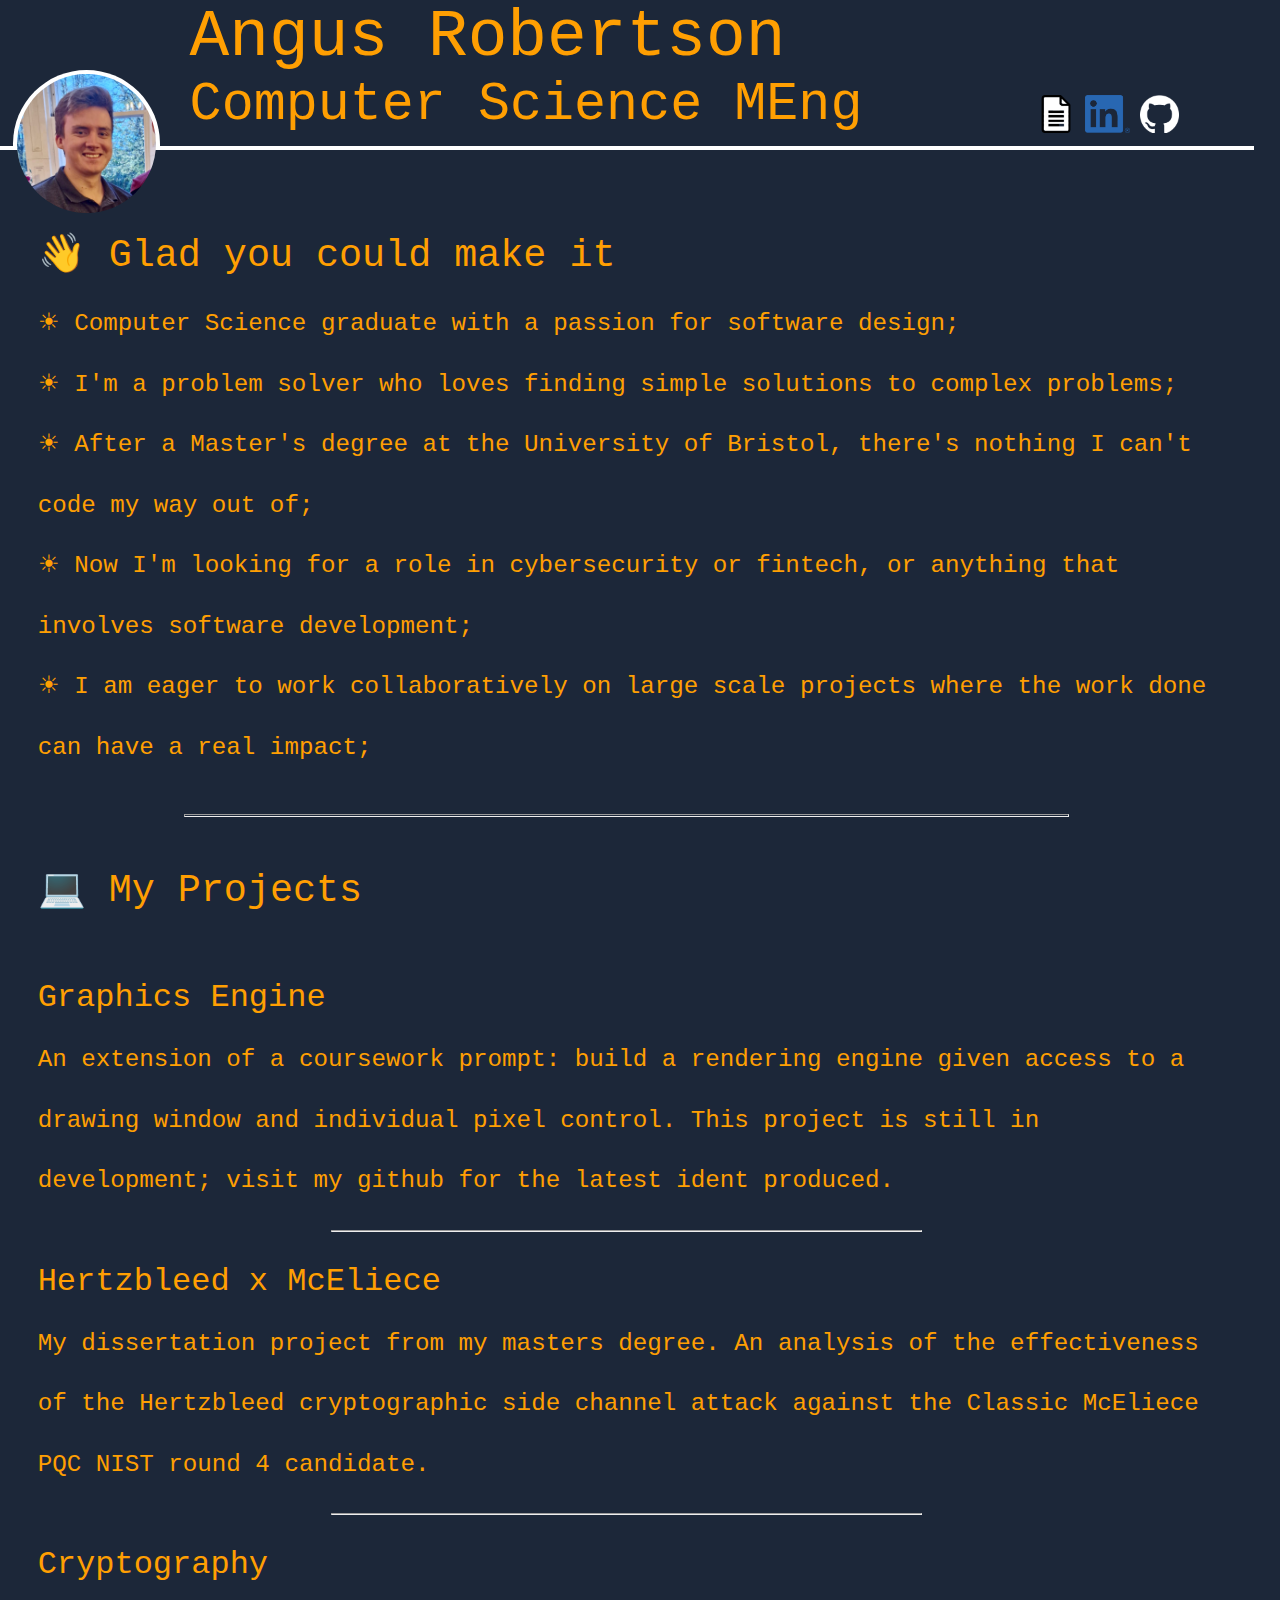
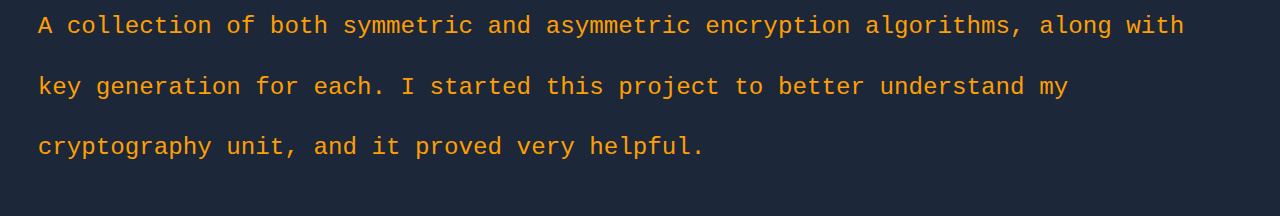
<file: index.html>
<!DOCTYPE html>

<html>
  <head>

    <title>Angus Robertson</title>


    <meta charset="UTF-8">
    <meta name="description" content="Angus Robertson's portfolio website">
    <meta name="keywords" content="HTML, CSS, JavaScript">
    <meta name="author" content="Angus Robertson">
    <meta name="viewport" content="width=device-width, initial-scale=1.0">

    <link rel="apple-touch-icon" sizes="180x180" href="/assets/icon/apple-touch-icon.png">
    <link rel="icon" type="image/png" sizes="32x32" href="/assets/icon/favicon-32x32.png">
    <link rel="icon" type="image/png" sizes="16x16" href="/assets/icon/favicon-16x16.png">
    <link rel="manifest" href="/assets/icon/site.webmanifest">
    <link rel="mask-icon" href="/assets/icon/safari-pinned-tab.svg" color="#ff9f00">
    <link rel="shortcut icon" href="/assets/icon/favicon.ico">
    <meta name="msapplication-TileColor" content="#ff9f00">
    <meta name="msapplication-config" content="/assets/icon/browserconfig.xml">
    <meta name="theme-color" content="#ff9f00">

    <link rel="stylesheet" href="style.css">
  </head>


  <body>
    <div id="header">
      <div id="picOfMeBg">
        <img id="picOfMe" src="assets/images/Me.jpg" width="200px" height="200px">
      </div>
      <h1> Angus Robertson </h1>
      <h2> Computer Science MEng </h2>
      <div id="links">
        <a href="assets/AngusRobertsonResume.pdf">
          <img class="extLink" src="assets/linkimgs/docicon.png">
        </a>
        <a href="https://www.linkedin.com/in/angus-r-a6318016a/">
          <img class="extLink" src="assets/linkimgs/linkedinicon.png">
        </a>
        <a href="https://www.github.com/GusRob">
          <img class="extLink" src="assets/linkimgs/githubicon.png">
        </a>
      </div>
    </div>

    <div id="main">

      <h3> 👋 Glad you could make it </h3>
      <p>
        &#9728; Computer Science graduate with a passion for software design;<br>
        &#9728; I'm a problem solver who loves finding simple solutions to complex problems; <br>
        &#9728; After a Master's degree at the University of Bristol, there's nothing I can't code my way out of; <br>
        &#9728; Now I'm looking for a role in cybersecurity or fintech, or anything that involves software development; <br>
        &#9728; I am eager to work collaboratively on large scale projects where the work done can have a real impact;
      </p>
      <br>
      <br>
      <hr style = "height: 1px;width:75%; margin:0px auto;">
      <br>
      <br>
      <h3> 💻 My Projects </h3>
      <br>
      <br>
    
      <h4> Graphics Engine</h4>
      <p>
        An extension of a coursework prompt: build a rendering engine given access to a drawing window and individual pixel control.
        This project is still in development; visit my github for the latest ident produced.
      </p>
      <br>
      <hr style = "height: 0px;width:50%; margin:0px auto;">
      <br>
      <h4> Hertzbleed x McEliece</h4>
      <p>
        My dissertation project from my masters degree. An analysis of the effectiveness of the Hertzbleed cryptographic side channel attack against the Classic McEliece PQC NIST round 4 candidate.
      </p>
      <br>
      <hr style = "height: 0px;width:50%; margin:0px auto;">
      <br>
      <h4> Cryptography </h4>
      <p>
        A collection of both symmetric and asymmetric encryption algorithms, along with key generation for each. I started this project to better understand my cryptography unit, and it proved very helpful.
      </p>
    </div>
  </body>
</html>


<!--

 -->
</file>
<file: style.css>
*{
  margin: 0;
  padding: 0;
  font-family: Courier;
  font-style: normal;
  font-variant: normal;
  text-decoration: none;
}

body {
  overflow: scroll;
  width: 98vw;
  background-color: #1C2739;
  color: #FF9F02;
}

#header {
  position: sticky;
  top: 0;
  left: 0;
  background-color: #1C2739;
  border-bottom: 4px solid white;
  width: calc(91vw - 100px);
  height: calc(7.5vw + 50px);
  padding-left: calc(7vw + 100px);
}

h1 {
  font-size: calc(4vw + 15px);
  font-weight: 400;
}

h2 {
  font-size: calc(3vw + 15px);
  font-weight: 400;
}

h3 {
  font-size: 3vw;
  font-weight: 500;
  line-height: 200%;
}

h4 {
  font-size: 2.5vw;
  font-weight: 500;
  line-height: 200%;
}

p {
  font-size: calc(1.5vw + 5px);
  font-weight: 400;
  line-height: 250%;
}

a {
  color: #FF9F02;
}

a:hover {
  color: #FFC566;
}

a:visited {
  color: #996002;
}

a:active {
  color: #99763D;
}

p b {
  font-weight: 600;
  font-size: 25px;
}

#picOfMeBg {
  background-color: white;
  border-radius: 79px 79px 0 0;
  width: calc(5vw + 75px);
  height: calc(2.5vw + 37.5px);
  padding: 4px;
  bottom: -0.1vw;
  left: 1vw;
  position: absolute;
}

#picOfMe {
  border-radius: 50%;
  -webkit-border-radius: 50%;
  -moz-border-radius: 50%;
  width: calc(5vw + 75px);
  height: calc(5vw + 75px);
}


#main {
  width: 92vw;
  margin-top: 30px;
  padding: 3%;
}

.extLink {
  object-fit: cover;
  height: 100%;
}

.extLink:hover {
  filter: opacity(80%);
}
.extLink:active {
  filter: opacity(100%);
}

#links {
  position: absolute;
  width: 15vw;
  height: 3vw;
  right: 2vw;
  bottom: 1vw;
}
</file>
